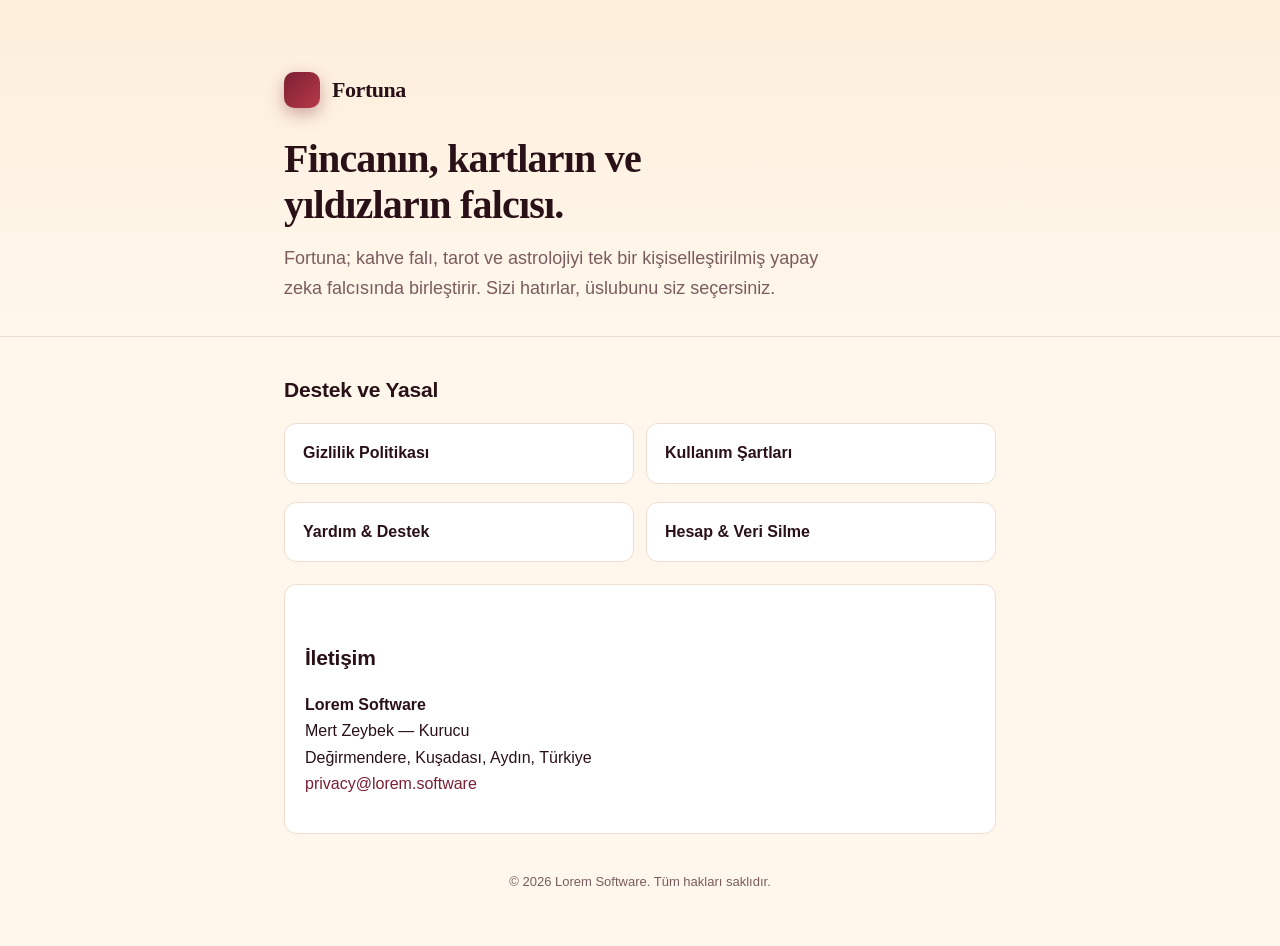
<file: index.html>
<!DOCTYPE html>
<html lang="tr">
<head>
  <meta charset="UTF-8" />
  <meta name="viewport" content="width=device-width, initial-scale=1.0" />
  <title>Fortuna — AI Falcı</title>
  <meta name="description" content="Fortuna; kahve falı, tarot ve astrolojiyi tek bir kişiselleştirilmiş yapay zeka falcısında birleştirir." />
  <link rel="stylesheet" href="style.css" />
</head>
<body>
  <header class="hero">
    <div class="container">
      <div class="brand">
        <div class="brand-mark"></div>
        <span class="brand-name">Fortuna</span>
      </div>
      <h1>Fincanın, kartların ve<br/>yıldızların falcısı.</h1>
      <p class="lede">Fortuna; kahve falı, tarot ve astrolojiyi tek bir kişiselleştirilmiş yapay zeka falcısında birleştirir. Sizi hatırlar, üslubunu siz seçersiniz.</p>
    </div>
  </header>

  <main class="container">
    <section class="links">
      <h2>Destek ve Yasal</h2>
      <ul class="link-grid">
        <li><a href="privacy.html">Gizlilik Politikası</a></li>
        <li><a href="terms.html">Kullanım Şartları</a></li>
        <li><a href="support.html">Yardım &amp; Destek</a></li>
        <li><a href="account-deletion.html">Hesap &amp; Veri Silme</a></li>
      </ul>
    </section>

    <section class="contact">
      <h2>İletişim</h2>
      <p>
        <strong>Lorem Software</strong><br/>
        Mert Zeybek — Kurucu<br/>
        Değirmendere, Kuşadası, Aydın, Türkiye<br/>
        <a href="mailto:privacy@lorem.software">privacy@lorem.software</a>
      </p>
    </section>
  </main>

  <footer>
    <div class="container">
      <p>© <span id="year"></span> Lorem Software. Tüm hakları saklıdır.</p>
    </div>
  </footer>

  <script>document.getElementById('year').textContent = new Date().getFullYear();</script>
</body>
</html>
</file>
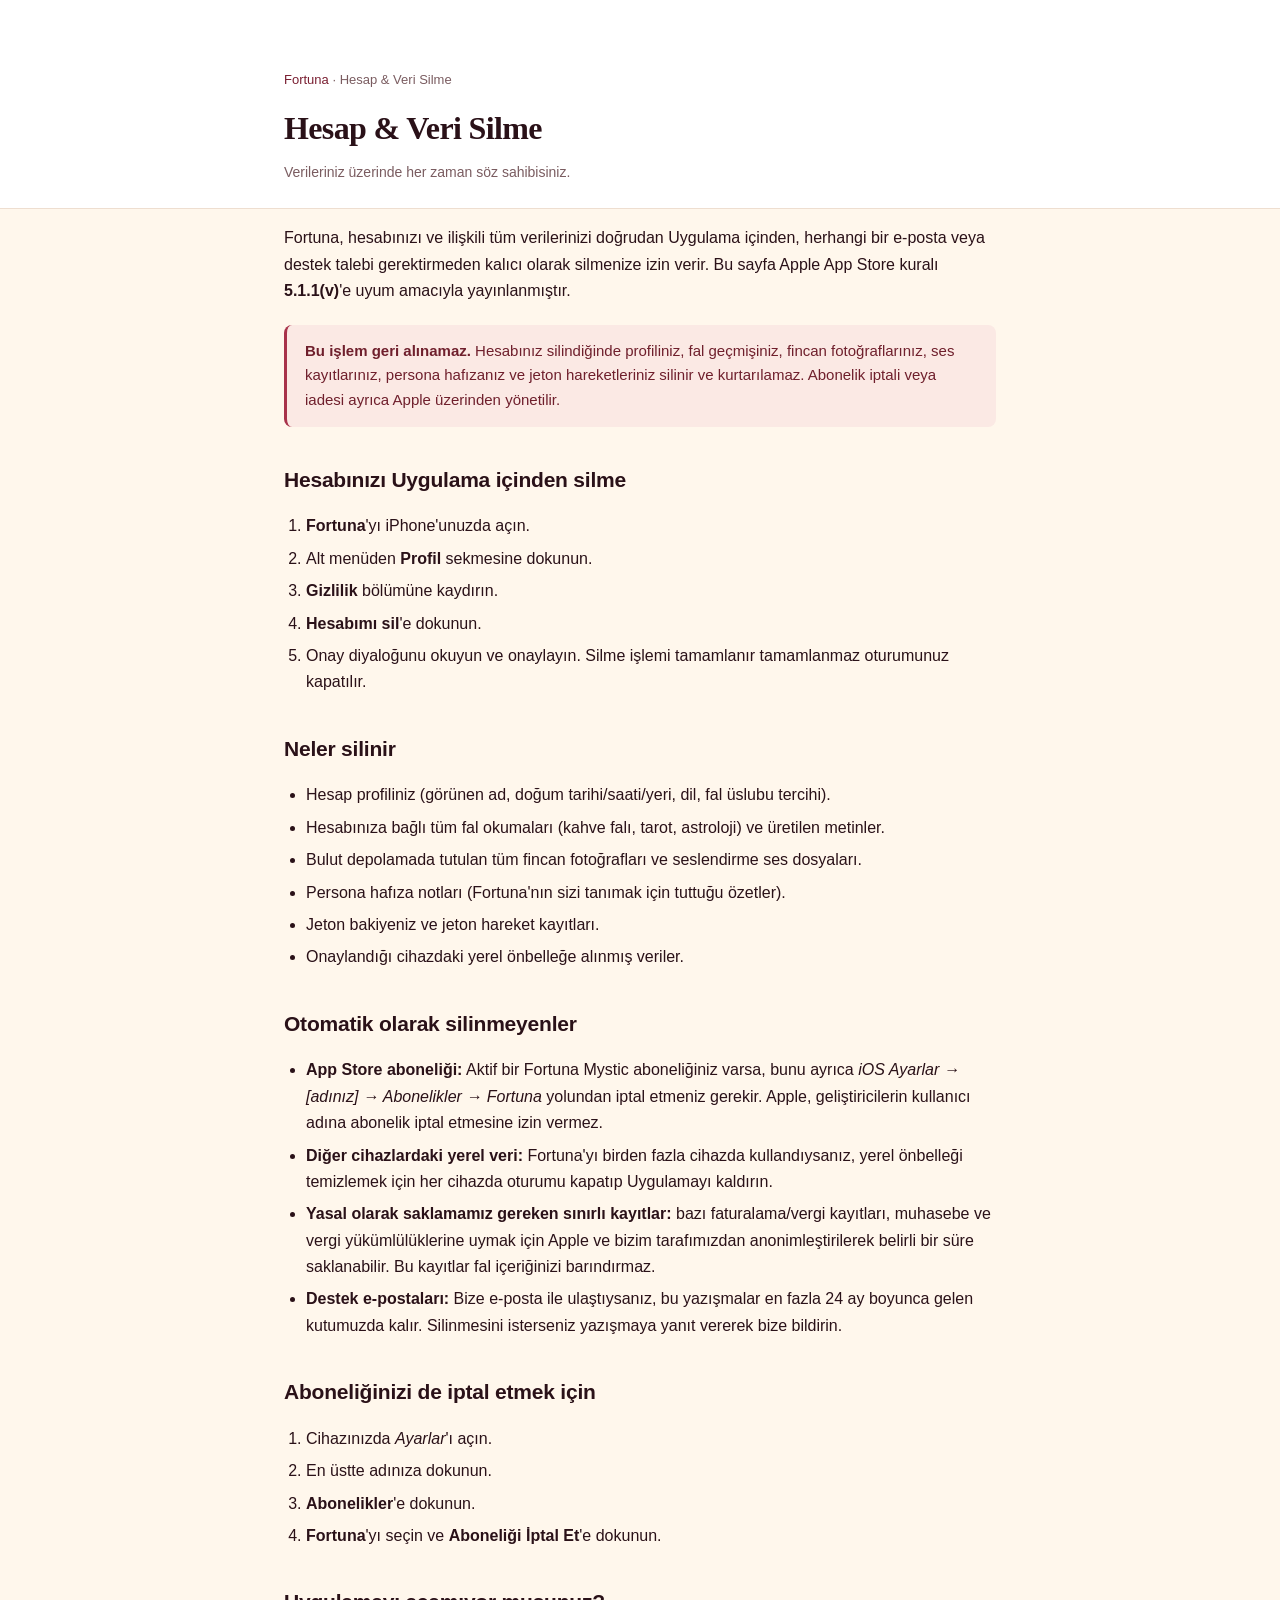
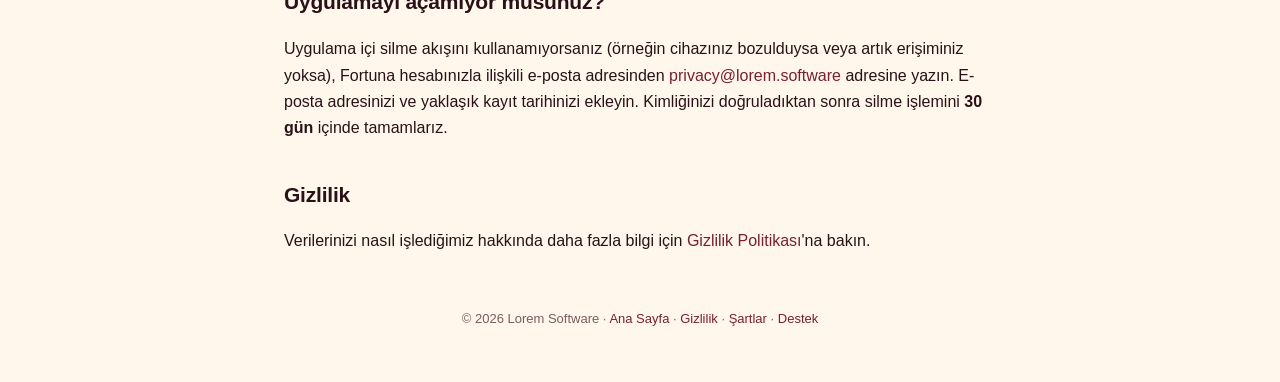
<file: account-deletion.html>
<!DOCTYPE html>
<html lang="tr">
<head>
  <meta charset="UTF-8" />
  <meta name="viewport" content="width=device-width, initial-scale=1.0" />
  <title>Hesap &amp; Veri Silme — Fortuna</title>
  <meta name="description" content="Fortuna hesabınızı ve tüm ilişkili verilerinizi nasıl silersiniz." />
  <link rel="stylesheet" href="style.css" />
</head>
<body>
  <div class="page-header">
    <div class="container">
      <p class="crumbs"><a href="index.html">Fortuna</a> · Hesap &amp; Veri Silme</p>
      <h1>Hesap &amp; Veri Silme</h1>
      <p class="updated">Verileriniz üzerinde her zaman söz sahibisiniz.</p>
    </div>
  </div>

  <main class="container">
    <p>
      Fortuna, hesabınızı ve ilişkili tüm verilerinizi doğrudan Uygulama içinden, herhangi bir e-posta veya
      destek talebi gerektirmeden kalıcı olarak silmenize izin verir. Bu sayfa Apple App Store kuralı
      <strong>5.1.1(v)</strong>'e uyum amacıyla yayınlanmıştır.
    </p>

    <div class="callout callout-warn">
      <strong>Bu işlem geri alınamaz.</strong> Hesabınız silindiğinde profiliniz, fal geçmişiniz, fincan
      fotoğraflarınız, ses kayıtlarınız, persona hafızanız ve jeton hareketleriniz silinir ve kurtarılamaz.
      Abonelik iptali veya iadesi ayrıca Apple üzerinden yönetilir.
    </div>

    <h2>Hesabınızı Uygulama içinden silme</h2>
    <ol>
      <li><strong>Fortuna</strong>'yı iPhone'unuzda açın.</li>
      <li>Alt menüden <strong>Profil</strong> sekmesine dokunun.</li>
      <li><strong>Gizlilik</strong> bölümüne kaydırın.</li>
      <li><strong>Hesabımı sil</strong>'e dokunun.</li>
      <li>Onay diyaloğunu okuyun ve onaylayın. Silme işlemi tamamlanır tamamlanmaz oturumunuz kapatılır.</li>
    </ol>

    <h2>Neler silinir</h2>
    <ul>
      <li>Hesap profiliniz (görünen ad, doğum tarihi/saati/yeri, dil, fal üslubu tercihi).</li>
      <li>Hesabınıza bağlı tüm fal okumaları (kahve falı, tarot, astroloji) ve üretilen metinler.</li>
      <li>Bulut depolamada tutulan tüm fincan fotoğrafları ve seslendirme ses dosyaları.</li>
      <li>Persona hafıza notları (Fortuna'nın sizi tanımak için tuttuğu özetler).</li>
      <li>Jeton bakiyeniz ve jeton hareket kayıtları.</li>
      <li>Onaylandığı cihazdaki yerel önbelleğe alınmış veriler.</li>
    </ul>

    <h2>Otomatik olarak silinmeyenler</h2>
    <ul>
      <li><strong>App Store aboneliği:</strong> Aktif bir Fortuna Mystic aboneliğiniz varsa, bunu ayrıca <em>iOS Ayarlar → [adınız] → Abonelikler → Fortuna</em> yolundan iptal etmeniz gerekir. Apple, geliştiricilerin kullanıcı adına abonelik iptal etmesine izin vermez.</li>
      <li><strong>Diğer cihazlardaki yerel veri:</strong> Fortuna'yı birden fazla cihazda kullandıysanız, yerel önbelleği temizlemek için her cihazda oturumu kapatıp Uygulamayı kaldırın.</li>
      <li><strong>Yasal olarak saklamamız gereken sınırlı kayıtlar:</strong> bazı faturalama/vergi kayıtları, muhasebe ve vergi yükümlülüklerine uymak için Apple ve bizim tarafımızdan anonimleştirilerek belirli bir süre saklanabilir. Bu kayıtlar fal içeriğinizi barındırmaz.</li>
      <li><strong>Destek e-postaları:</strong> Bize e-posta ile ulaştıysanız, bu yazışmalar en fazla 24 ay boyunca gelen kutumuzda kalır. Silinmesini isterseniz yazışmaya yanıt vererek bize bildirin.</li>
    </ul>

    <h2>Aboneliğinizi de iptal etmek için</h2>
    <ol>
      <li>Cihazınızda <em>Ayarlar</em>'ı açın.</li>
      <li>En üstte adınıza dokunun.</li>
      <li><strong>Abonelikler</strong>'e dokunun.</li>
      <li><strong>Fortuna</strong>'yı seçin ve <strong>Aboneliği İptal Et</strong>'e dokunun.</li>
    </ol>

    <h2>Uygulamayı açamıyor musunuz?</h2>
    <p>
      Uygulama içi silme akışını kullanamıyorsanız (örneğin cihazınız bozulduysa veya artık erişiminiz
      yoksa), Fortuna hesabınızla ilişkili e-posta adresinden
      <a href="mailto:privacy@lorem.software?subject=Hesap%20silme%20talebi">privacy@lorem.software</a>
      adresine yazın. E-posta adresinizi ve yaklaşık kayıt tarihinizi ekleyin. Kimliğinizi doğruladıktan
      sonra silme işlemini <strong>30 gün</strong> içinde tamamlarız.
    </p>

    <h2>Gizlilik</h2>
    <p>Verilerinizi nasıl işlediğimiz hakkında daha fazla bilgi için <a href="privacy.html">Gizlilik Politikası</a>'na bakın.</p>
  </main>

  <footer>
    <div class="container">
      <p>© <span id="year"></span> Lorem Software · <a href="index.html">Ana Sayfa</a> · <a href="privacy.html">Gizlilik</a> · <a href="terms.html">Şartlar</a> · <a href="support.html">Destek</a></p>
    </div>
  </footer>
  <script>document.getElementById('year').textContent = new Date().getFullYear();</script>
</body>
</html>
</file>
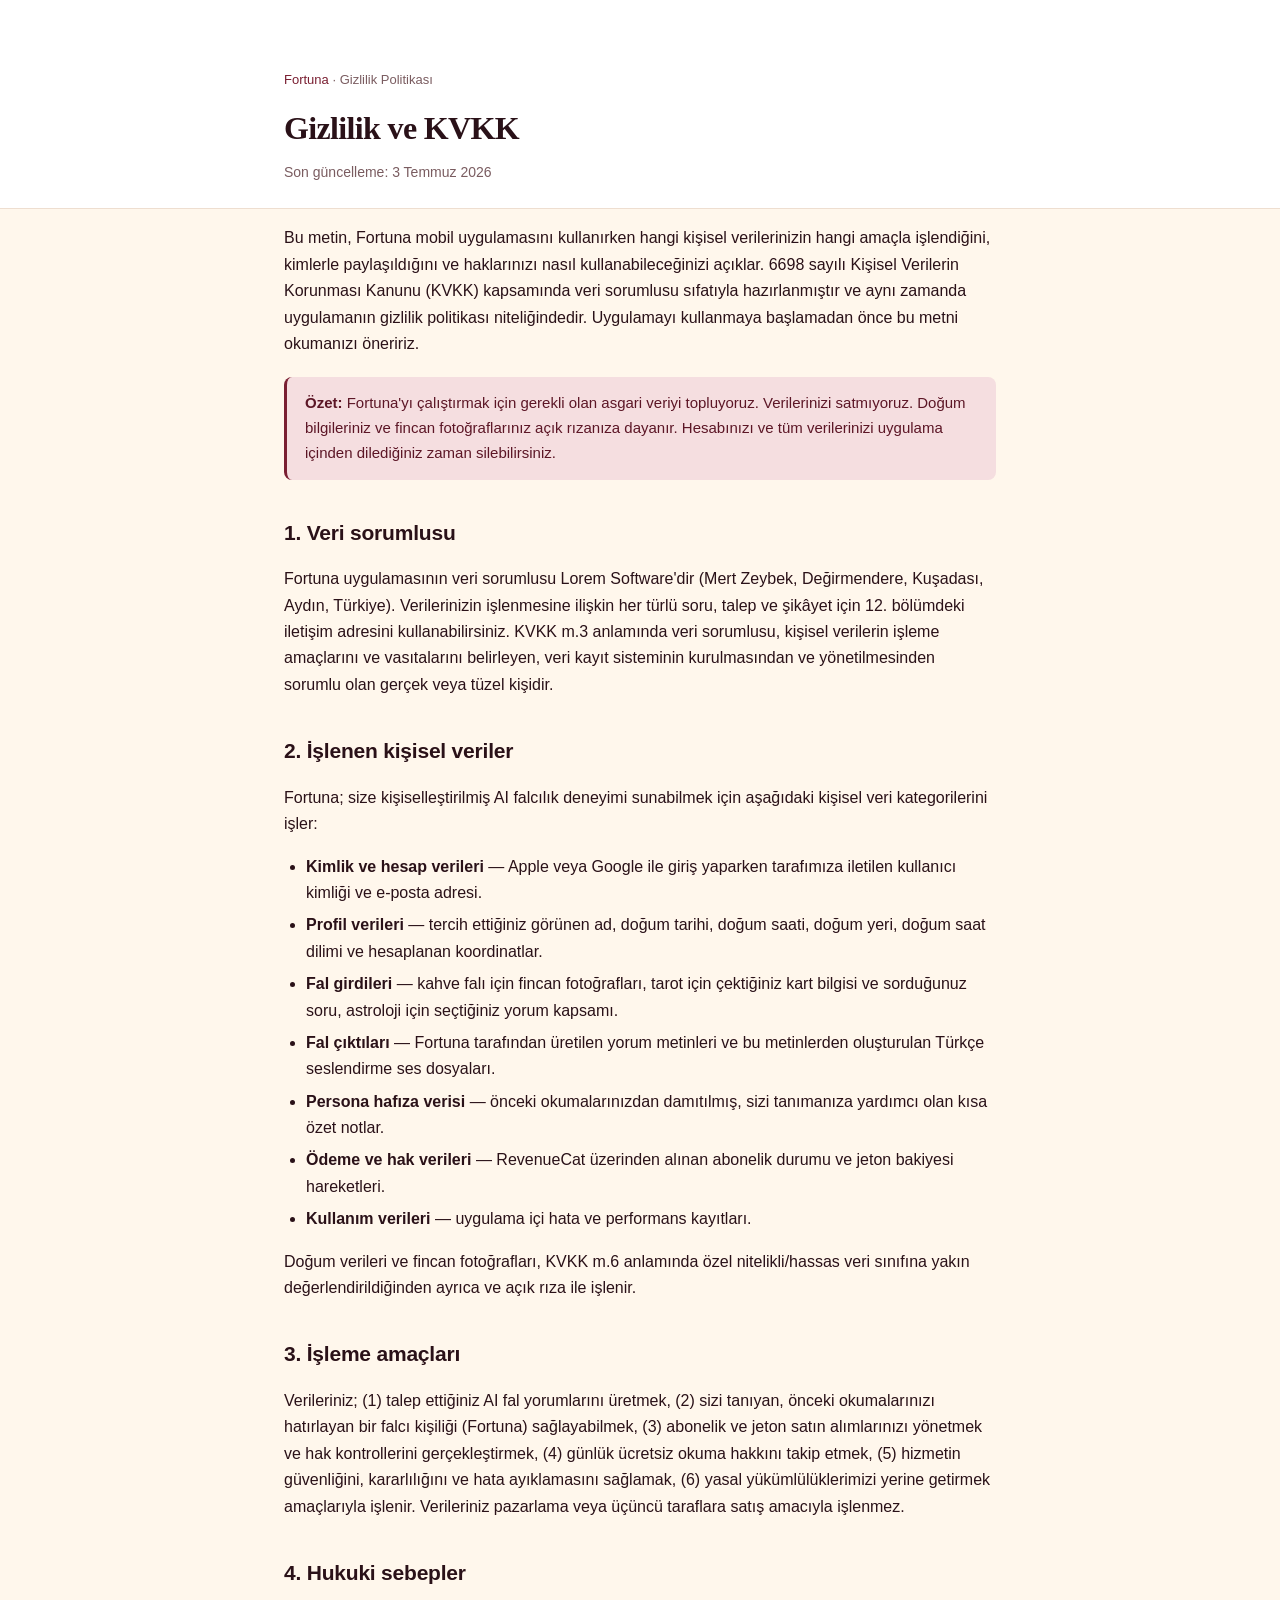
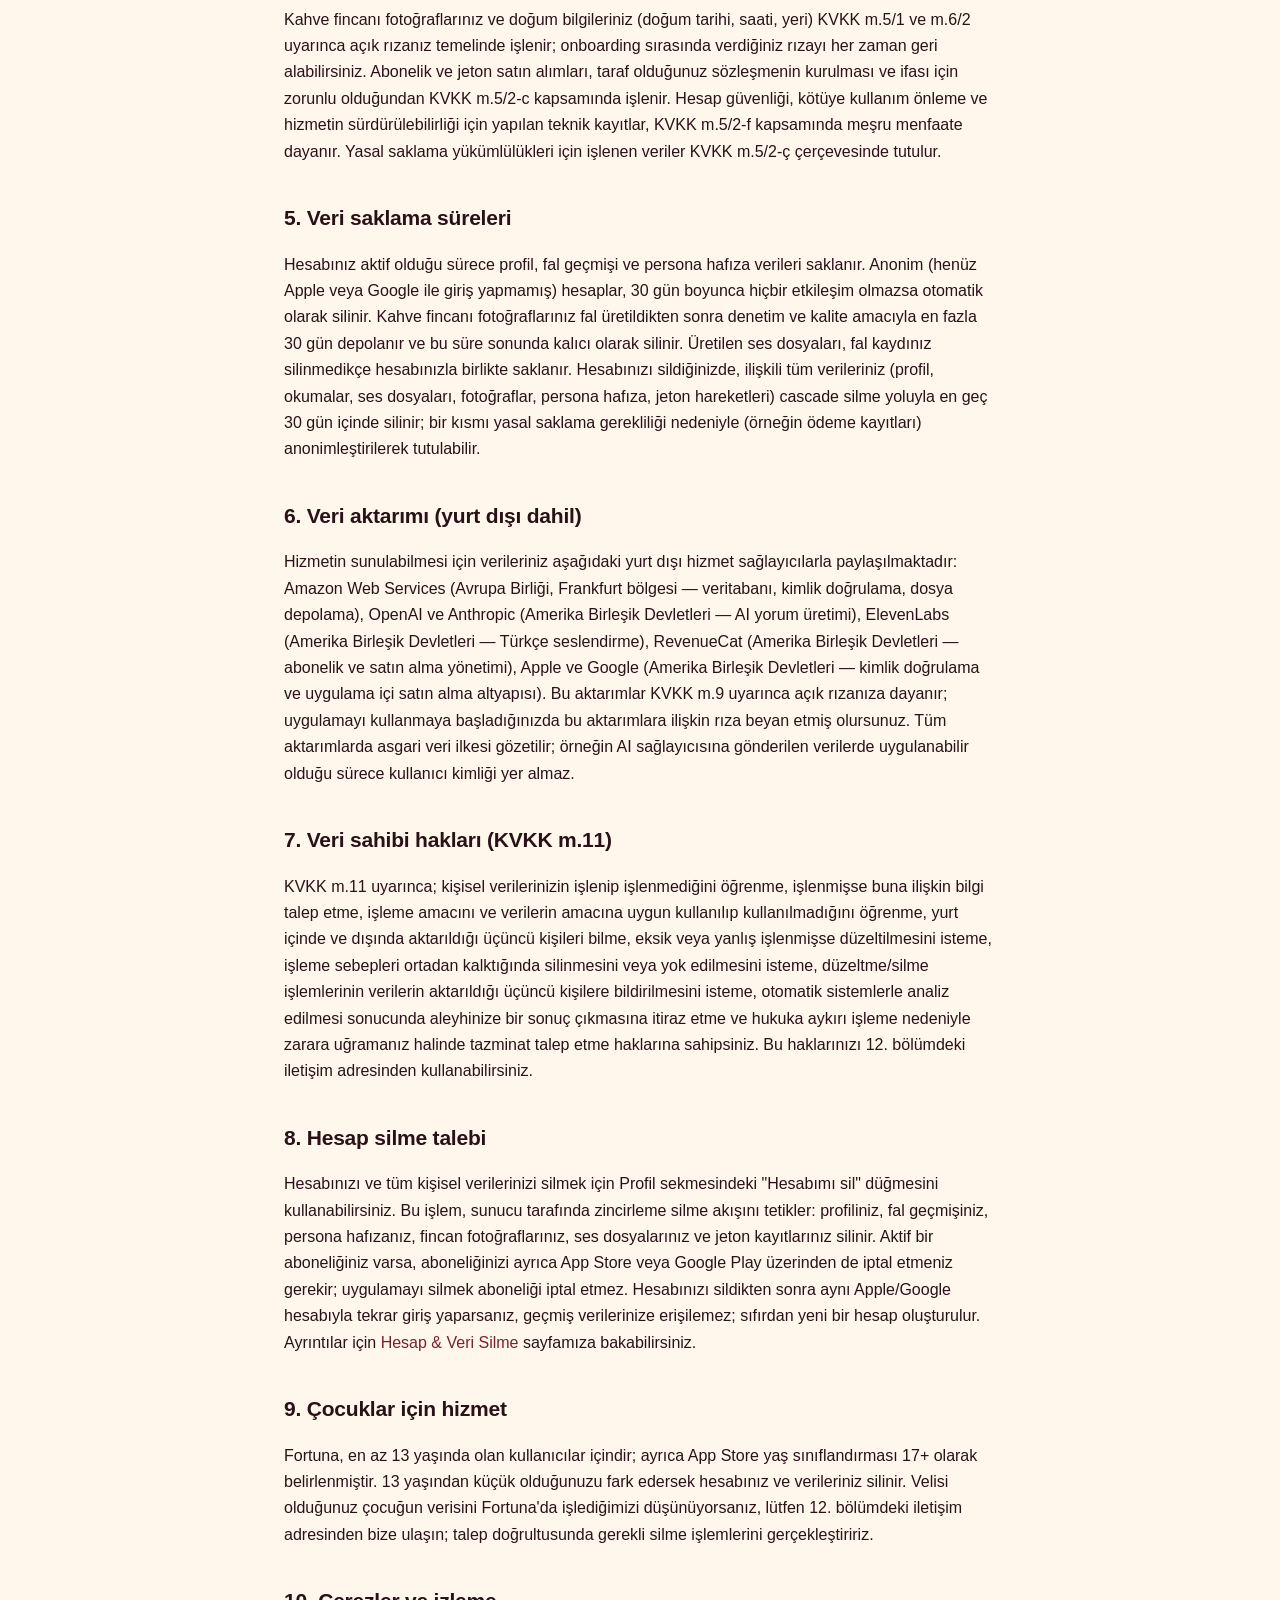
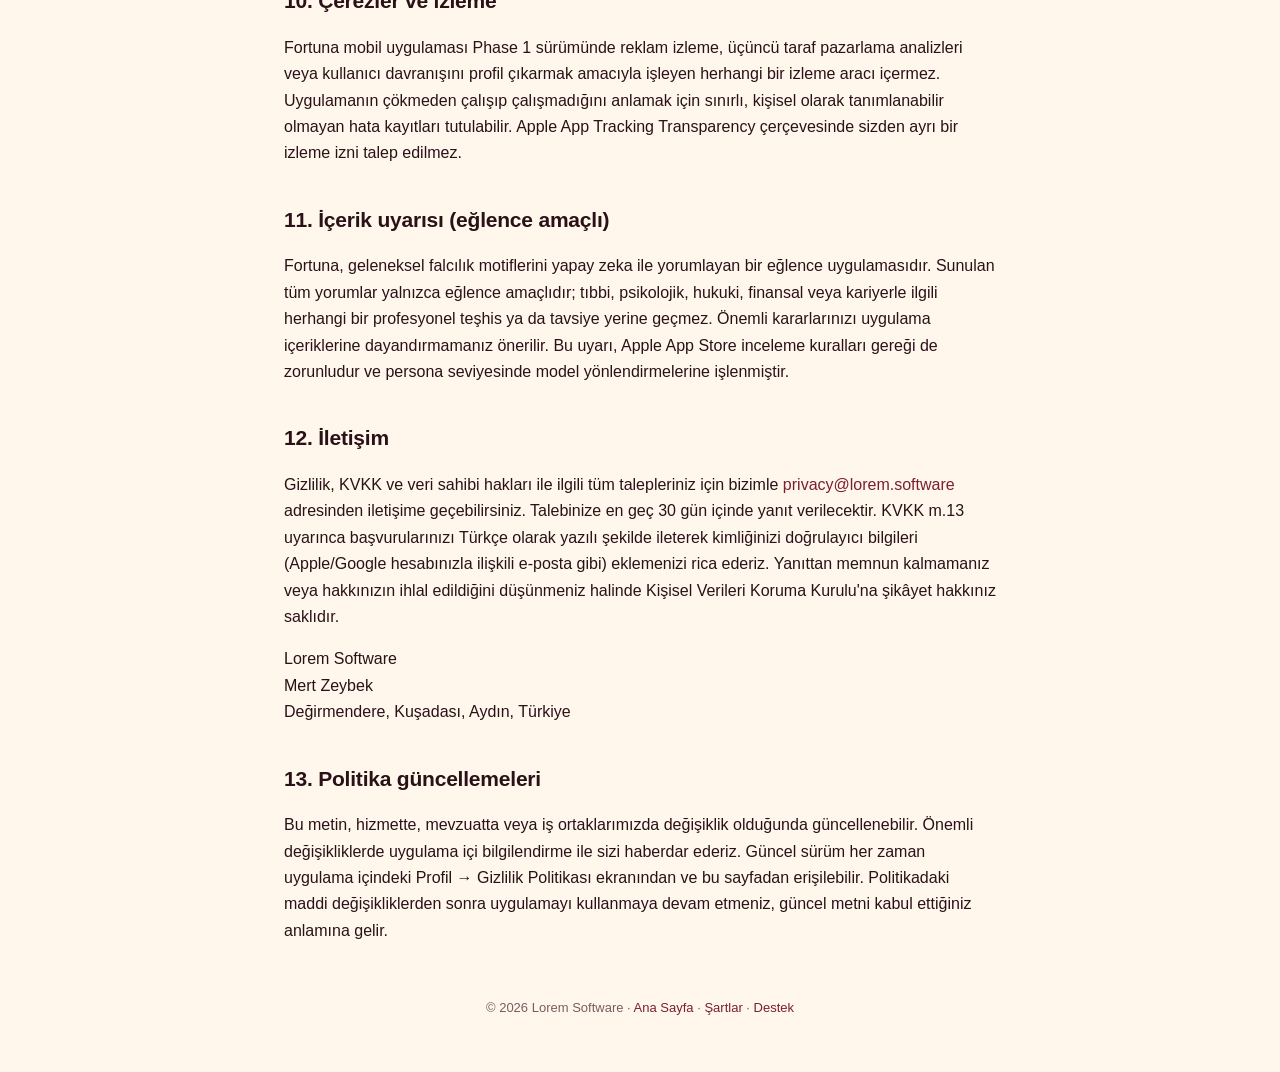
<file: privacy.html>
<!DOCTYPE html>
<html lang="tr">
<head>
  <meta charset="UTF-8" />
  <meta name="viewport" content="width=device-width, initial-scale=1.0" />
  <title>Gizlilik Politikası — Fortuna</title>
  <meta name="description" content="Fortuna kişisel verilerinizi nasıl toplar, kullanır, saklar ve siler." />
  <link rel="stylesheet" href="style.css" />
</head>
<body>
  <div class="page-header">
    <div class="container">
      <p class="crumbs"><a href="index.html">Fortuna</a> · Gizlilik Politikası</p>
      <h1>Gizlilik ve KVKK</h1>
      <p class="updated">Son güncelleme: 3 Temmuz 2026</p>
    </div>
  </div>

  <main class="container">
    <p>
      Bu metin, Fortuna mobil uygulamasını kullanırken hangi kişisel verilerinizin hangi amaçla işlendiğini,
      kimlerle paylaşıldığını ve haklarınızı nasıl kullanabileceğinizi açıklar. 6698 sayılı Kişisel Verilerin
      Korunması Kanunu (KVKK) kapsamında veri sorumlusu sıfatıyla hazırlanmıştır ve aynı zamanda uygulamanın
      gizlilik politikası niteliğindedir. Uygulamayı kullanmaya başlamadan önce bu metni okumanızı öneririz.
    </p>

    <div class="callout">
      <strong>Özet:</strong> Fortuna'yı çalıştırmak için gerekli olan asgari veriyi topluyoruz. Verilerinizi
      satmıyoruz. Doğum bilgileriniz ve fincan fotoğraflarınız açık rızanıza dayanır. Hesabınızı ve tüm
      verilerinizi uygulama içinden dilediğiniz zaman silebilirsiniz.
    </div>

    <h2>1. Veri sorumlusu</h2>
    <p>
      Fortuna uygulamasının veri sorumlusu Lorem Software'dir (Mert Zeybek, Değirmendere, Kuşadası, Aydın,
      Türkiye). Verilerinizin işlenmesine ilişkin her türlü soru, talep ve şikâyet için 12. bölümdeki iletişim
      adresini kullanabilirsiniz. KVKK m.3 anlamında veri sorumlusu, kişisel verilerin işleme amaçlarını ve
      vasıtalarını belirleyen, veri kayıt sisteminin kurulmasından ve yönetilmesinden sorumlu olan gerçek veya
      tüzel kişidir.
    </p>

    <h2>2. İşlenen kişisel veriler</h2>
    <p>
      Fortuna; size kişiselleştirilmiş AI falcılık deneyimi sunabilmek için aşağıdaki kişisel veri
      kategorilerini işler:
    </p>
    <ul>
      <li><strong>Kimlik ve hesap verileri</strong> — Apple veya Google ile giriş yaparken tarafımıza iletilen kullanıcı kimliği ve e-posta adresi.</li>
      <li><strong>Profil verileri</strong> — tercih ettiğiniz görünen ad, doğum tarihi, doğum saati, doğum yeri, doğum saat dilimi ve hesaplanan koordinatlar.</li>
      <li><strong>Fal girdileri</strong> — kahve falı için fincan fotoğrafları, tarot için çektiğiniz kart bilgisi ve sorduğunuz soru, astroloji için seçtiğiniz yorum kapsamı.</li>
      <li><strong>Fal çıktıları</strong> — Fortuna tarafından üretilen yorum metinleri ve bu metinlerden oluşturulan Türkçe seslendirme ses dosyaları.</li>
      <li><strong>Persona hafıza verisi</strong> — önceki okumalarınızdan damıtılmış, sizi tanımanıza yardımcı olan kısa özet notlar.</li>
      <li><strong>Ödeme ve hak verileri</strong> — RevenueCat üzerinden alınan abonelik durumu ve jeton bakiyesi hareketleri.</li>
      <li><strong>Kullanım verileri</strong> — uygulama içi hata ve performans kayıtları.</li>
    </ul>
    <p>
      Doğum verileri ve fincan fotoğrafları, KVKK m.6 anlamında özel nitelikli/hassas veri sınıfına yakın
      değerlendirildiğinden ayrıca ve açık rıza ile işlenir.
    </p>

    <h2>3. İşleme amaçları</h2>
    <p>
      Verileriniz; (1) talep ettiğiniz AI fal yorumlarını üretmek, (2) sizi tanıyan, önceki okumalarınızı
      hatırlayan bir falcı kişiliği (Fortuna) sağlayabilmek, (3) abonelik ve jeton satın alımlarınızı yönetmek
      ve hak kontrollerini gerçekleştirmek, (4) günlük ücretsiz okuma hakkını takip etmek, (5) hizmetin
      güvenliğini, kararlılığını ve hata ayıklamasını sağlamak, (6) yasal yükümlülüklerimizi yerine getirmek
      amaçlarıyla işlenir. Verileriniz pazarlama veya üçüncü taraflara satış amacıyla işlenmez.
    </p>

    <h2>4. Hukuki sebepler</h2>
    <p>
      Kahve fincanı fotoğraflarınız ve doğum bilgileriniz (doğum tarihi, saati, yeri) KVKK m.5/1 ve m.6/2
      uyarınca açık rızanız temelinde işlenir; onboarding sırasında verdiğiniz rızayı her zaman geri
      alabilirsiniz. Abonelik ve jeton satın alımları, taraf olduğunuz sözleşmenin kurulması ve ifası için
      zorunlu olduğundan KVKK m.5/2-c kapsamında işlenir. Hesap güvenliği, kötüye kullanım önleme ve hizmetin
      sürdürülebilirliği için yapılan teknik kayıtlar, KVKK m.5/2-f kapsamında meşru menfaate dayanır. Yasal
      saklama yükümlülükleri için işlenen veriler KVKK m.5/2-ç çerçevesinde tutulur.
    </p>

    <h2>5. Veri saklama süreleri</h2>
    <p>
      Hesabınız aktif olduğu sürece profil, fal geçmişi ve persona hafıza verileri saklanır. Anonim (henüz
      Apple veya Google ile giriş yapmamış) hesaplar, 30 gün boyunca hiçbir etkileşim olmazsa otomatik olarak
      silinir. Kahve fincanı fotoğraflarınız fal üretildikten sonra denetim ve kalite amacıyla en fazla 30 gün
      depolanır ve bu süre sonunda kalıcı olarak silinir. Üretilen ses dosyaları, fal kaydınız silinmedikçe
      hesabınızla birlikte saklanır. Hesabınızı sildiğinizde, ilişkili tüm verileriniz (profil, okumalar, ses
      dosyaları, fotoğraflar, persona hafıza, jeton hareketleri) cascade silme yoluyla en geç 30 gün içinde
      silinir; bir kısmı yasal saklama gerekliliği nedeniyle (örneğin ödeme kayıtları) anonimleştirilerek
      tutulabilir.
    </p>

    <h2>6. Veri aktarımı (yurt dışı dahil)</h2>
    <p>
      Hizmetin sunulabilmesi için verileriniz aşağıdaki yurt dışı hizmet sağlayıcılarla paylaşılmaktadır:
      Amazon Web Services (Avrupa Birliği, Frankfurt bölgesi — veritabanı, kimlik doğrulama, dosya depolama),
      OpenAI ve Anthropic (Amerika Birleşik Devletleri — AI yorum üretimi), ElevenLabs (Amerika Birleşik
      Devletleri — Türkçe seslendirme), RevenueCat (Amerika Birleşik Devletleri — abonelik ve satın alma
      yönetimi), Apple ve Google (Amerika Birleşik Devletleri — kimlik doğrulama ve uygulama içi satın alma
      altyapısı). Bu aktarımlar KVKK m.9 uyarınca açık rızanıza dayanır; uygulamayı kullanmaya başladığınızda
      bu aktarımlara ilişkin rıza beyan etmiş olursunuz. Tüm aktarımlarda asgari veri ilkesi gözetilir; örneğin
      AI sağlayıcısına gönderilen verilerde uygulanabilir olduğu sürece kullanıcı kimliği yer almaz.
    </p>

    <h2>7. Veri sahibi hakları (KVKK m.11)</h2>
    <p>
      KVKK m.11 uyarınca; kişisel verilerinizin işlenip işlenmediğini öğrenme, işlenmişse buna ilişkin bilgi
      talep etme, işleme amacını ve verilerin amacına uygun kullanılıp kullanılmadığını öğrenme, yurt içinde
      ve dışında aktarıldığı üçüncü kişileri bilme, eksik veya yanlış işlenmişse düzeltilmesini isteme, işleme
      sebepleri ortadan kalktığında silinmesini veya yok edilmesini isteme, düzeltme/silme işlemlerinin
      verilerin aktarıldığı üçüncü kişilere bildirilmesini isteme, otomatik sistemlerle analiz edilmesi
      sonucunda aleyhinize bir sonuç çıkmasına itiraz etme ve hukuka aykırı işleme nedeniyle zarara uğramanız
      halinde tazminat talep etme haklarına sahipsiniz. Bu haklarınızı 12. bölümdeki iletişim adresinden
      kullanabilirsiniz.
    </p>

    <h2>8. Hesap silme talebi</h2>
    <p>
      Hesabınızı ve tüm kişisel verilerinizi silmek için Profil sekmesindeki "Hesabımı sil" düğmesini
      kullanabilirsiniz. Bu işlem, sunucu tarafında zincirleme silme akışını tetikler: profiliniz, fal
      geçmişiniz, persona hafızanız, fincan fotoğraflarınız, ses dosyalarınız ve jeton kayıtlarınız silinir.
      Aktif bir aboneliğiniz varsa, aboneliğinizi ayrıca App Store veya Google Play üzerinden de iptal etmeniz
      gerekir; uygulamayı silmek aboneliği iptal etmez. Hesabınızı sildikten sonra aynı Apple/Google hesabıyla
      tekrar giriş yaparsanız, geçmiş verilerinize erişilemez; sıfırdan yeni bir hesap oluşturulur. Ayrıntılar
      için <a href="account-deletion.html">Hesap &amp; Veri Silme</a> sayfamıza bakabilirsiniz.
    </p>

    <h2>9. Çocuklar için hizmet</h2>
    <p>
      Fortuna, en az 13 yaşında olan kullanıcılar içindir; ayrıca App Store yaş sınıflandırması 17+ olarak
      belirlenmiştir. 13 yaşından küçük olduğunuzu fark edersek hesabınız ve verileriniz silinir. Velisi
      olduğunuz çocuğun verisini Fortuna'da işlediğimizi düşünüyorsanız, lütfen 12. bölümdeki iletişim
      adresinden bize ulaşın; talep doğrultusunda gerekli silme işlemlerini gerçekleştiririz.
    </p>

    <h2>10. Çerezler ve izleme</h2>
    <p>
      Fortuna mobil uygulaması Phase 1 sürümünde reklam izleme, üçüncü taraf pazarlama analizleri veya
      kullanıcı davranışını profil çıkarmak amacıyla işleyen herhangi bir izleme aracı içermez. Uygulamanın
      çökmeden çalışıp çalışmadığını anlamak için sınırlı, kişisel olarak tanımlanabilir olmayan hata kayıtları
      tutulabilir. Apple App Tracking Transparency çerçevesinde sizden ayrı bir izleme izni talep edilmez.
    </p>

    <h2>11. İçerik uyarısı (eğlence amaçlı)</h2>
    <p>
      Fortuna, geleneksel falcılık motiflerini yapay zeka ile yorumlayan bir eğlence uygulamasıdır. Sunulan
      tüm yorumlar yalnızca eğlence amaçlıdır; tıbbi, psikolojik, hukuki, finansal veya kariyerle ilgili
      herhangi bir profesyonel teşhis ya da tavsiye yerine geçmez. Önemli kararlarınızı uygulama içeriklerine
      dayandırmamanız önerilir. Bu uyarı, Apple App Store inceleme kuralları gereği de zorunludur ve persona
      seviyesinde model yönlendirmelerine işlenmiştir.
    </p>

    <h2>12. İletişim</h2>
    <p>
      Gizlilik, KVKK ve veri sahibi hakları ile ilgili tüm talepleriniz için bizimle
      <a href="mailto:privacy@lorem.software">privacy@lorem.software</a> adresinden iletişime geçebilirsiniz.
      Talebinize en geç 30 gün içinde yanıt verilecektir. KVKK m.13 uyarınca başvurularınızı Türkçe olarak
      yazılı şekilde ileterek kimliğinizi doğrulayıcı bilgileri (Apple/Google hesabınızla ilişkili e-posta
      gibi) eklemenizi rica ederiz. Yanıttan memnun kalmamanız veya hakkınızın ihlal edildiğini düşünmeniz
      halinde Kişisel Verileri Koruma Kurulu'na şikâyet hakkınız saklıdır.
    </p>
    <p>
      Lorem Software<br/>
      Mert Zeybek<br/>
      Değirmendere, Kuşadası, Aydın, Türkiye
    </p>

    <h2>13. Politika güncellemeleri</h2>
    <p>
      Bu metin, hizmette, mevzuatta veya iş ortaklarımızda değişiklik olduğunda güncellenebilir. Önemli
      değişikliklerde uygulama içi bilgilendirme ile sizi haberdar ederiz. Güncel sürüm her zaman uygulama
      içindeki Profil → Gizlilik Politikası ekranından ve bu sayfadan erişilebilir. Politikadaki maddi
      değişikliklerden sonra uygulamayı kullanmaya devam etmeniz, güncel metni kabul ettiğiniz anlamına gelir.
    </p>
  </main>

  <footer>
    <div class="container">
      <p>© <span id="year"></span> Lorem Software · <a href="index.html">Ana Sayfa</a> · <a href="terms.html">Şartlar</a> · <a href="support.html">Destek</a></p>
    </div>
  </footer>
  <script>document.getElementById('year').textContent = new Date().getFullYear();</script>
</body>
</html>
</file>
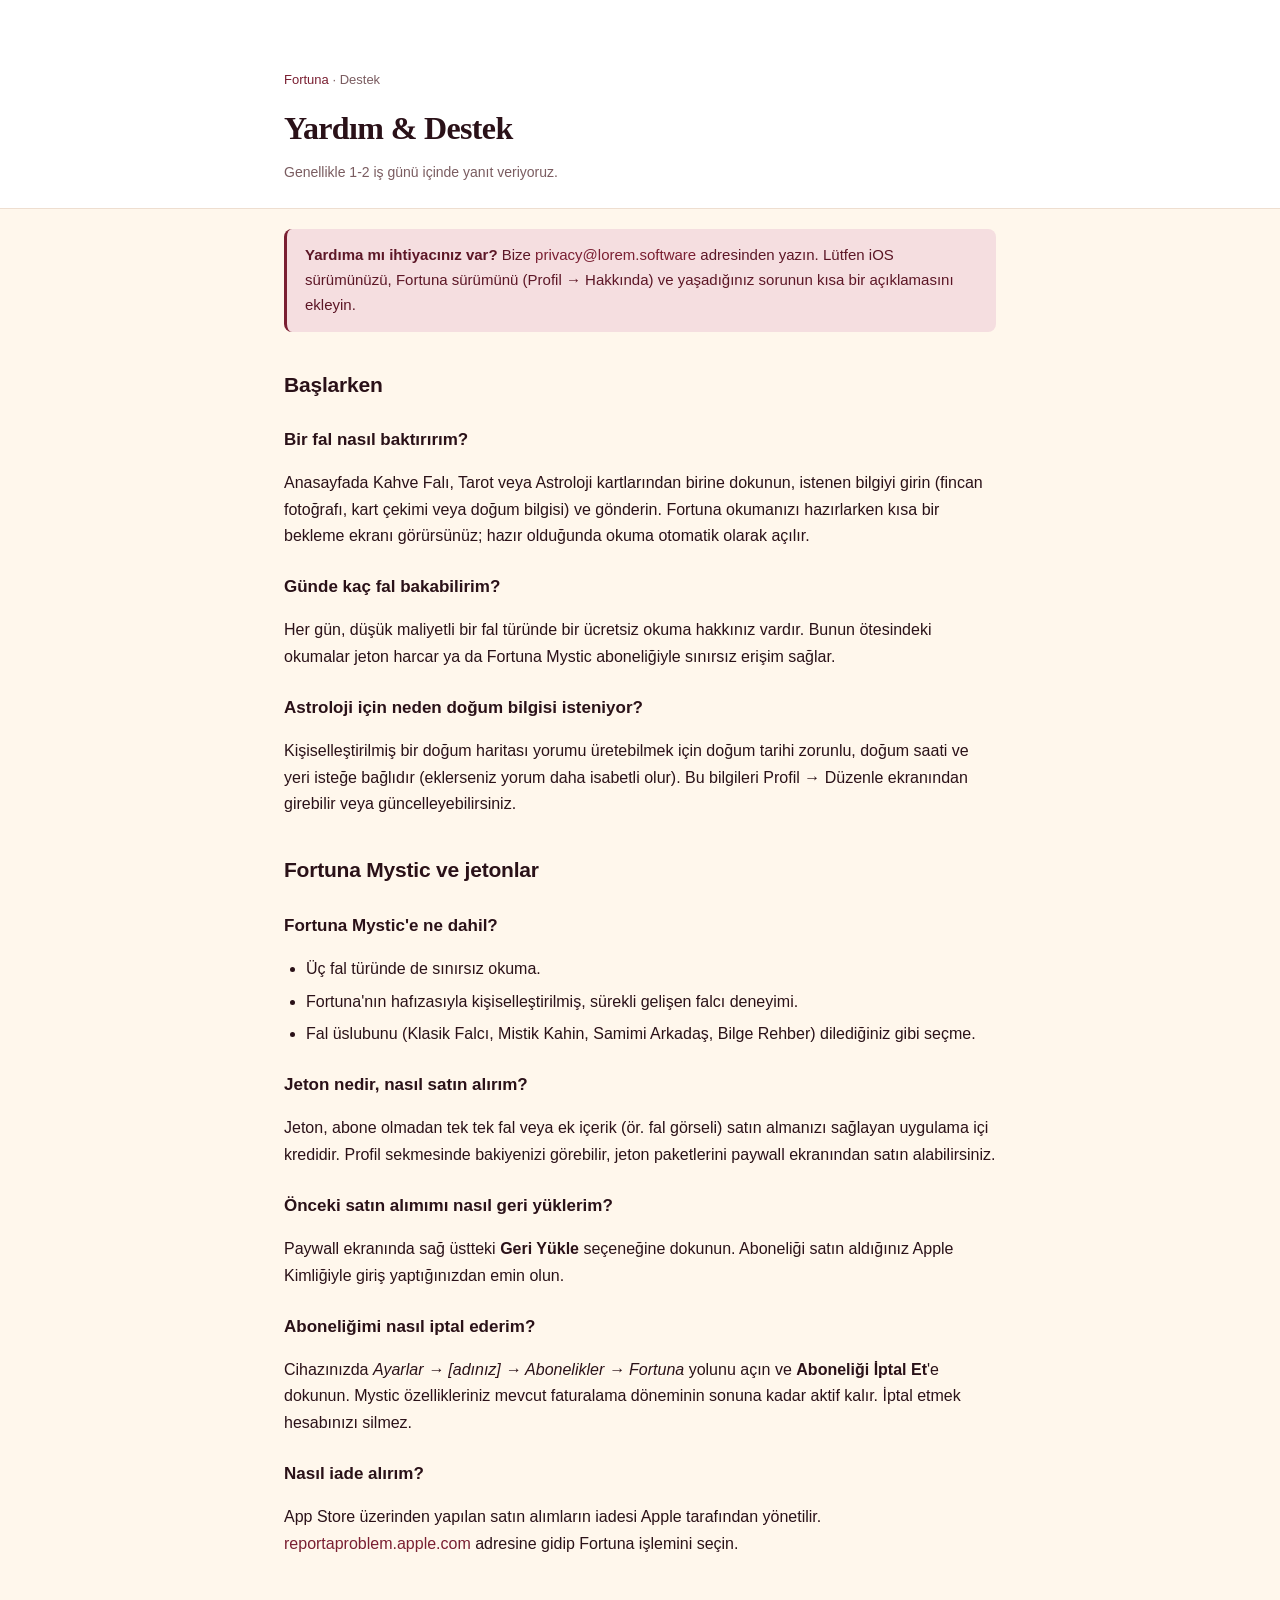
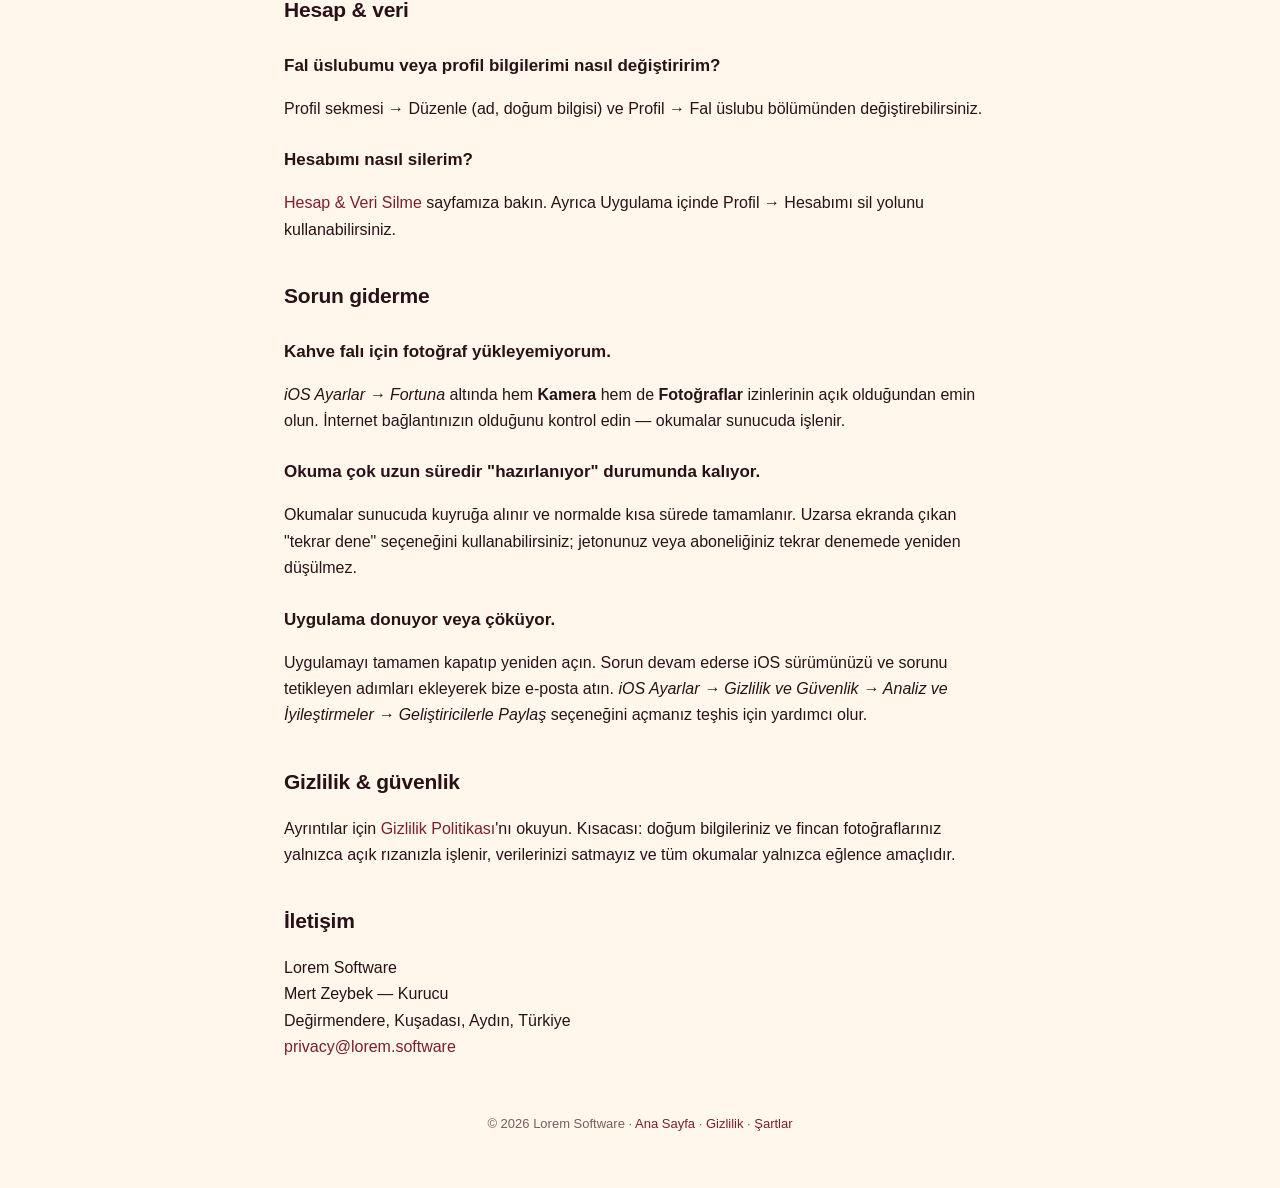
<file: support.html>
<!DOCTYPE html>
<html lang="tr">
<head>
  <meta charset="UTF-8" />
  <meta name="viewport" content="width=device-width, initial-scale=1.0" />
  <title>Yardım &amp; Destek — Fortuna</title>
  <meta name="description" content="Fortuna ile ilgili yardım alın: sık sorulan sorular, sorun giderme ve bize ulaşma yolları." />
  <link rel="stylesheet" href="style.css" />
</head>
<body>
  <div class="page-header">
    <div class="container">
      <p class="crumbs"><a href="index.html">Fortuna</a> · Destek</p>
      <h1>Yardım &amp; Destek</h1>
      <p class="updated">Genellikle 1-2 iş günü içinde yanıt veriyoruz.</p>
    </div>
  </div>

  <main class="container">
    <div class="callout">
      <strong>Yardıma mı ihtiyacınız var?</strong> Bize
      <a href="mailto:privacy@lorem.software?subject=Fortuna%20destek">privacy@lorem.software</a> adresinden
      yazın. Lütfen iOS sürümünüzü, Fortuna sürümünü (Profil → Hakkında) ve yaşadığınız sorunun kısa bir
      açıklamasını ekleyin.
    </div>

    <h2>Başlarken</h2>
    <h3>Bir fal nasıl baktırırım?</h3>
    <p>
      Anasayfada Kahve Falı, Tarot veya Astroloji kartlarından birine dokunun, istenen bilgiyi girin (fincan
      fotoğrafı, kart çekimi veya doğum bilgisi) ve gönderin. Fortuna okumanızı hazırlarken kısa bir bekleme
      ekranı görürsünüz; hazır olduğunda okuma otomatik olarak açılır.
    </p>

    <h3>Günde kaç fal bakabilirim?</h3>
    <p>
      Her gün, düşük maliyetli bir fal türünde bir ücretsiz okuma hakkınız vardır. Bunun ötesindeki okumalar
      jeton harcar ya da Fortuna Mystic aboneliğiyle sınırsız erişim sağlar.
    </p>

    <h3>Astroloji için neden doğum bilgisi isteniyor?</h3>
    <p>
      Kişiselleştirilmiş bir doğum haritası yorumu üretebilmek için doğum tarihi zorunlu, doğum saati ve yeri
      isteğe bağlıdır (eklerseniz yorum daha isabetli olur). Bu bilgileri Profil → Düzenle ekranından
      girebilir veya güncelleyebilirsiniz.
    </p>

    <h2>Fortuna Mystic ve jetonlar</h2>
    <h3>Fortuna Mystic'e ne dahil?</h3>
    <ul>
      <li>Üç fal türünde de sınırsız okuma.</li>
      <li>Fortuna'nın hafızasıyla kişiselleştirilmiş, sürekli gelişen falcı deneyimi.</li>
      <li>Fal üslubunu (Klasik Falcı, Mistik Kahin, Samimi Arkadaş, Bilge Rehber) dilediğiniz gibi seçme.</li>
    </ul>

    <h3>Jeton nedir, nasıl satın alırım?</h3>
    <p>
      Jeton, abone olmadan tek tek fal veya ek içerik (ör. fal görseli) satın almanızı sağlayan uygulama içi
      kredidir. Profil sekmesinde bakiyenizi görebilir, jeton paketlerini paywall ekranından satın
      alabilirsiniz.
    </p>

    <h3>Önceki satın alımımı nasıl geri yüklerim?</h3>
    <p>
      Paywall ekranında sağ üstteki <strong>Geri Yükle</strong> seçeneğine dokunun. Aboneliği satın aldığınız
      Apple Kimliğiyle giriş yaptığınızdan emin olun.
    </p>

    <h3>Aboneliğimi nasıl iptal ederim?</h3>
    <p>
      Cihazınızda <em>Ayarlar → [adınız] → Abonelikler → Fortuna</em> yolunu açın ve <strong>Aboneliği
      İptal Et</strong>'e dokunun. Mystic özellikleriniz mevcut faturalama döneminin sonuna kadar aktif kalır.
      İptal etmek hesabınızı silmez.
    </p>

    <h3>Nasıl iade alırım?</h3>
    <p>
      App Store üzerinden yapılan satın alımların iadesi Apple tarafından yönetilir.
      <a href="https://reportaproblem.apple.com/">reportaproblem.apple.com</a> adresine gidip Fortuna
      işlemini seçin.
    </p>

    <h2>Hesap &amp; veri</h2>
    <h3>Fal üslubumu veya profil bilgilerimi nasıl değiştiririm?</h3>
    <p>Profil sekmesi → Düzenle (ad, doğum bilgisi) ve Profil → Fal üslubu bölümünden değiştirebilirsiniz.</p>

    <h3>Hesabımı nasıl silerim?</h3>
    <p>
      <a href="account-deletion.html">Hesap &amp; Veri Silme</a> sayfamıza bakın. Ayrıca Uygulama içinde
      Profil → Hesabımı sil yolunu kullanabilirsiniz.
    </p>

    <h2>Sorun giderme</h2>
    <h3>Kahve falı için fotoğraf yükleyemiyorum.</h3>
    <p>
      <em>iOS Ayarlar → Fortuna</em> altında hem <strong>Kamera</strong> hem de <strong>Fotoğraflar</strong>
      izinlerinin açık olduğundan emin olun. İnternet bağlantınızın olduğunu kontrol edin — okumalar sunucuda
      işlenir.
    </p>

    <h3>Okuma çok uzun süredir "hazırlanıyor" durumunda kalıyor.</h3>
    <p>
      Okumalar sunucuda kuyruğa alınır ve normalde kısa sürede tamamlanır. Uzarsa ekranda çıkan "tekrar dene"
      seçeneğini kullanabilirsiniz; jetonunuz veya aboneliğiniz tekrar denemede yeniden düşülmez.
    </p>

    <h3>Uygulama donuyor veya çöküyor.</h3>
    <p>
      Uygulamayı tamamen kapatıp yeniden açın. Sorun devam ederse iOS sürümünüzü ve sorunu tetikleyen adımları
      ekleyerek bize e-posta atın. <em>iOS Ayarlar → Gizlilik ve Güvenlik → Analiz ve İyileştirmeler →
      Geliştiricilerle Paylaş</em> seçeneğini açmanız teşhis için yardımcı olur.
    </p>

    <h2>Gizlilik &amp; güvenlik</h2>
    <p>
      Ayrıntılar için <a href="privacy.html">Gizlilik Politikası</a>'nı okuyun. Kısacası: doğum bilgileriniz
      ve fincan fotoğraflarınız yalnızca açık rızanızla işlenir, verilerinizi satmayız ve tüm okumalar
      yalnızca eğlence amaçlıdır.
    </p>

    <h2>İletişim</h2>
    <p>
      Lorem Software<br/>
      Mert Zeybek — Kurucu<br/>
      Değirmendere, Kuşadası, Aydın, Türkiye<br/>
      <a href="mailto:privacy@lorem.software?subject=Fortuna%20destek">privacy@lorem.software</a>
    </p>
  </main>

  <footer>
    <div class="container">
      <p>© <span id="year"></span> Lorem Software · <a href="index.html">Ana Sayfa</a> · <a href="privacy.html">Gizlilik</a> · <a href="terms.html">Şartlar</a></p>
    </div>
  </footer>
  <script>document.getElementById('year').textContent = new Date().getFullYear();</script>
</body>
</html>
</file>
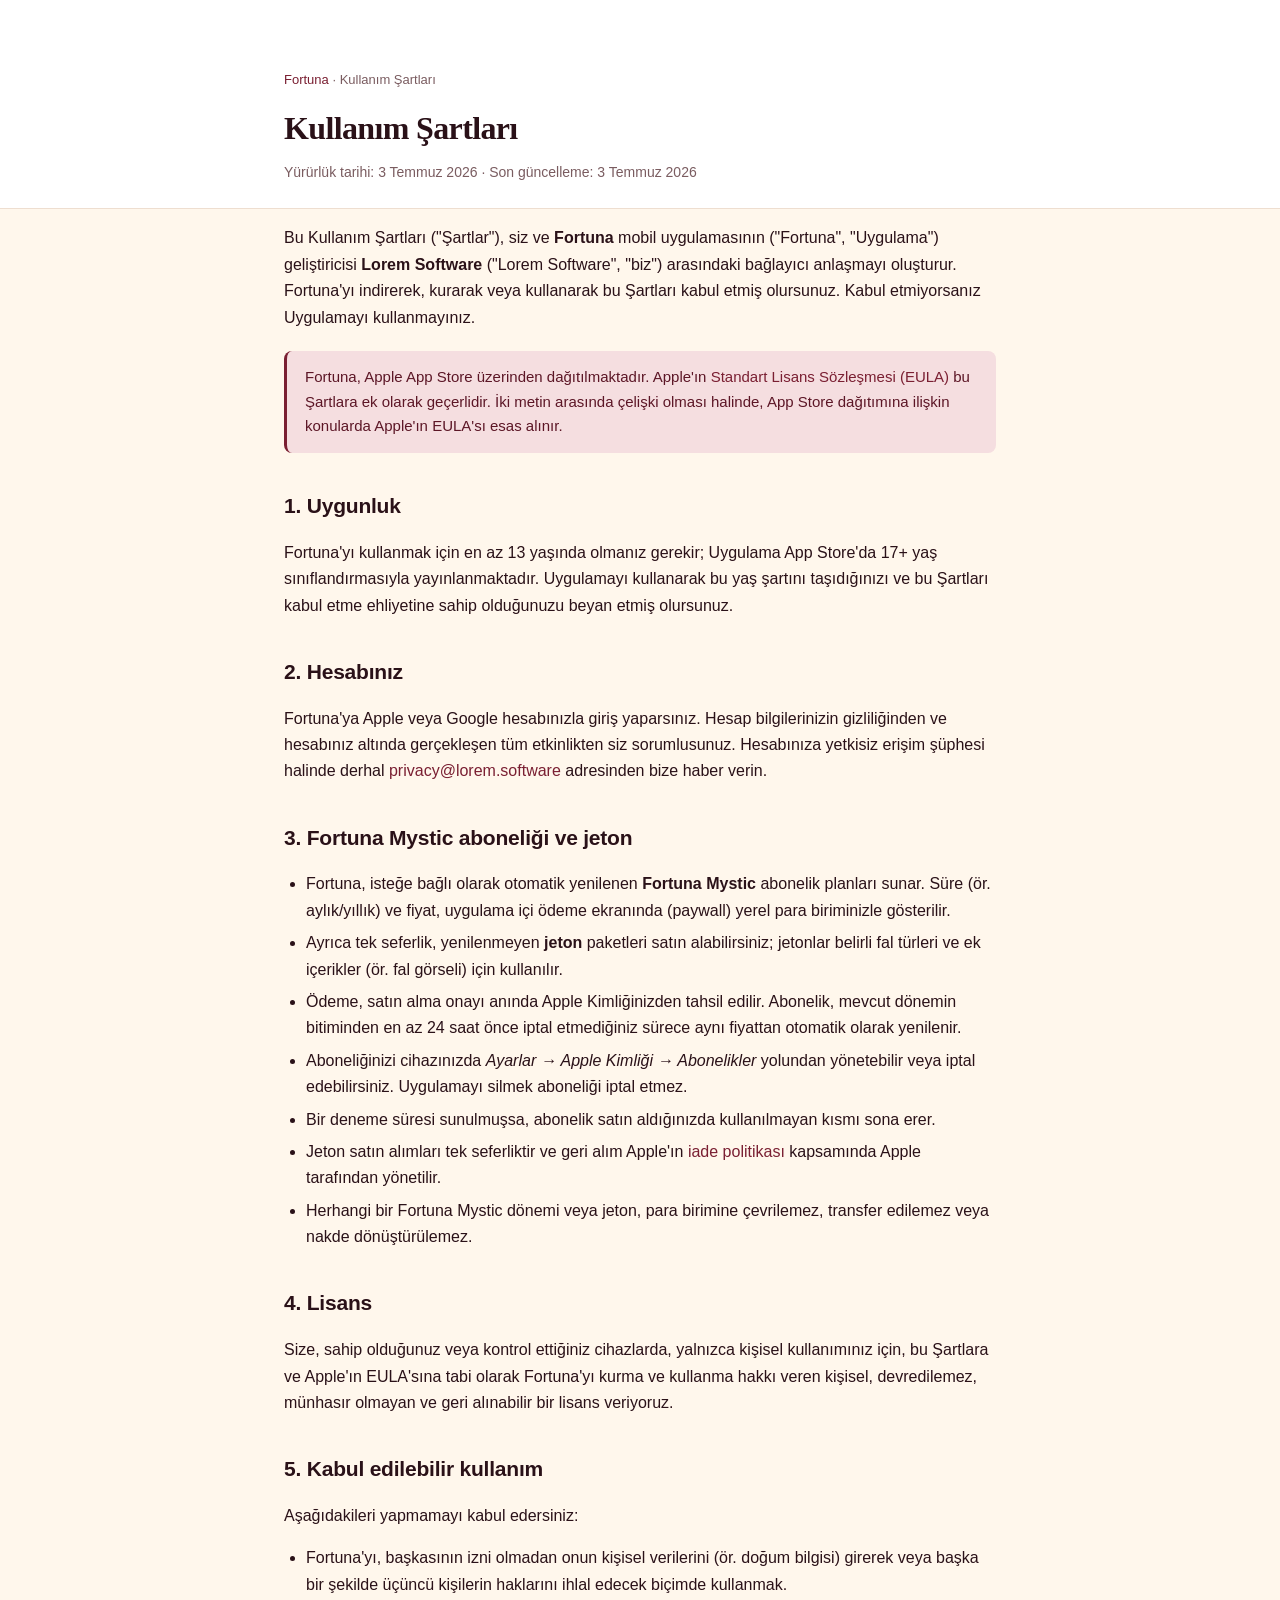
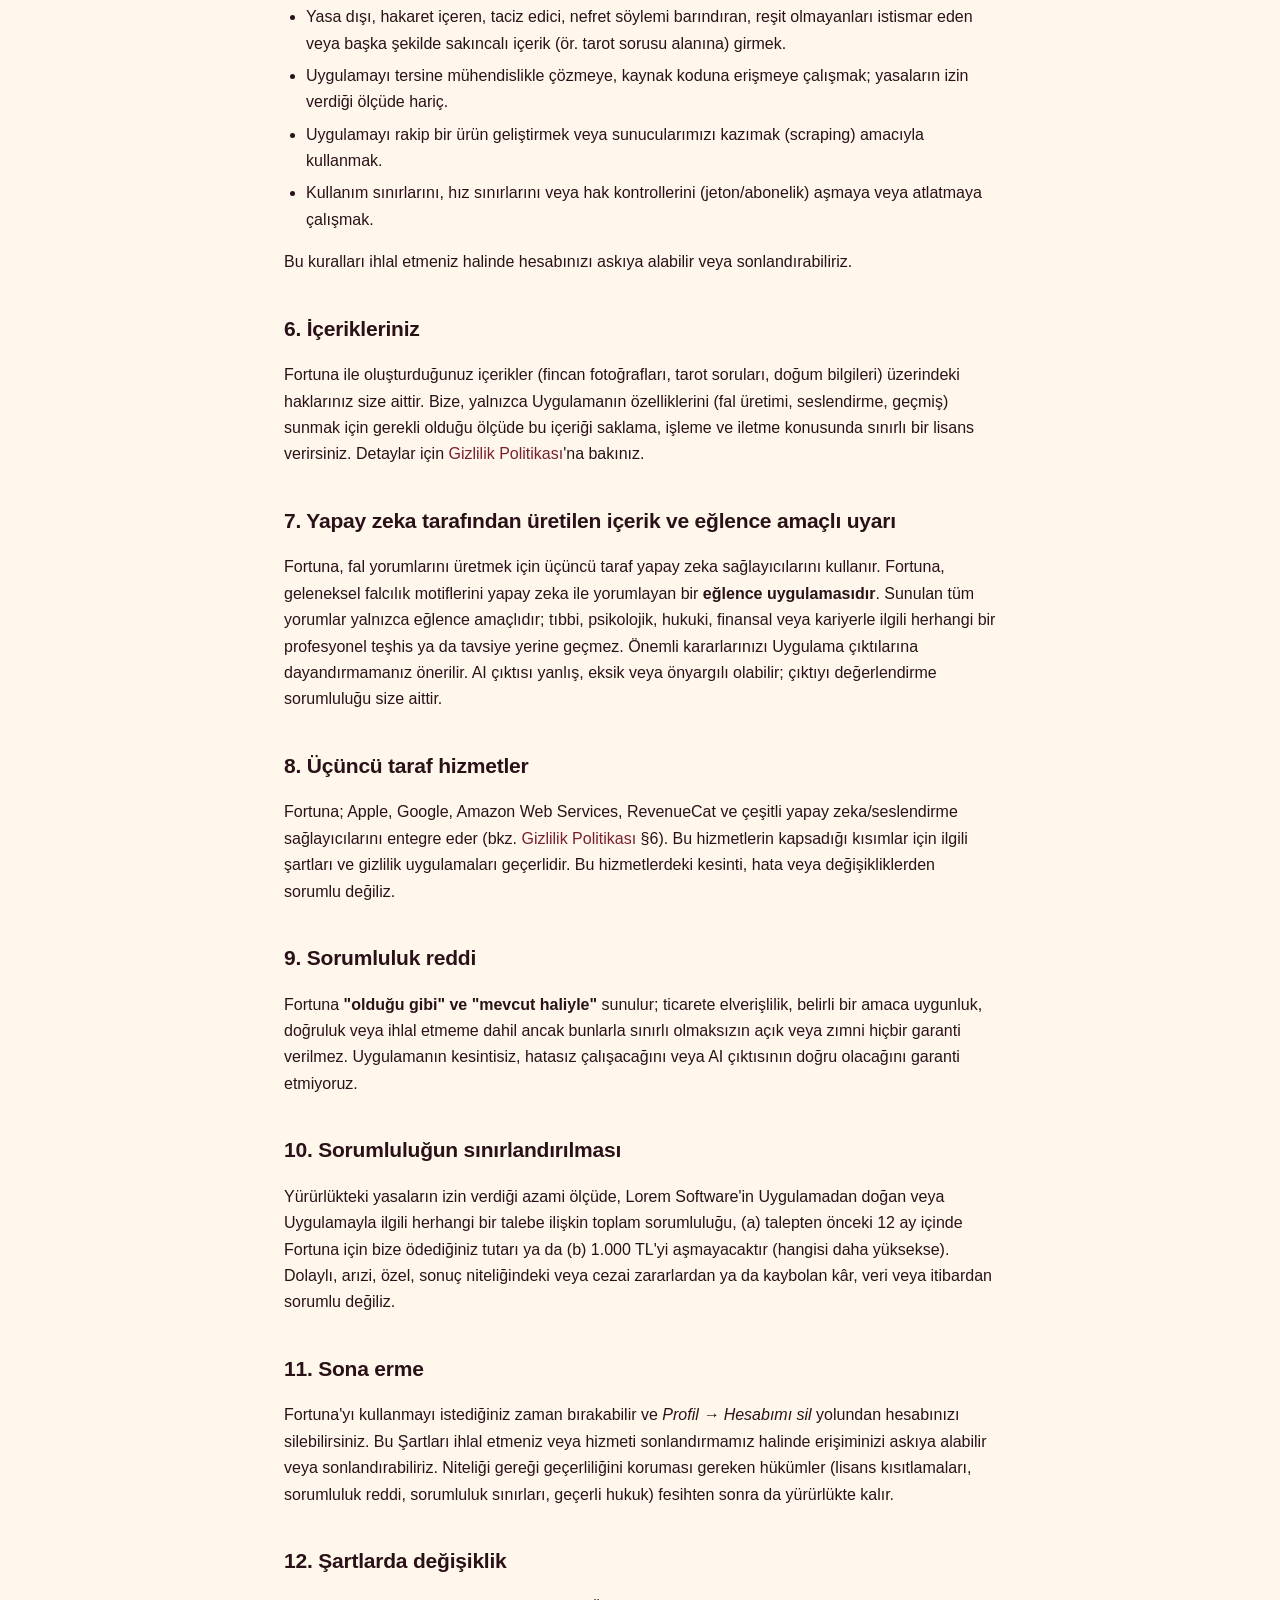
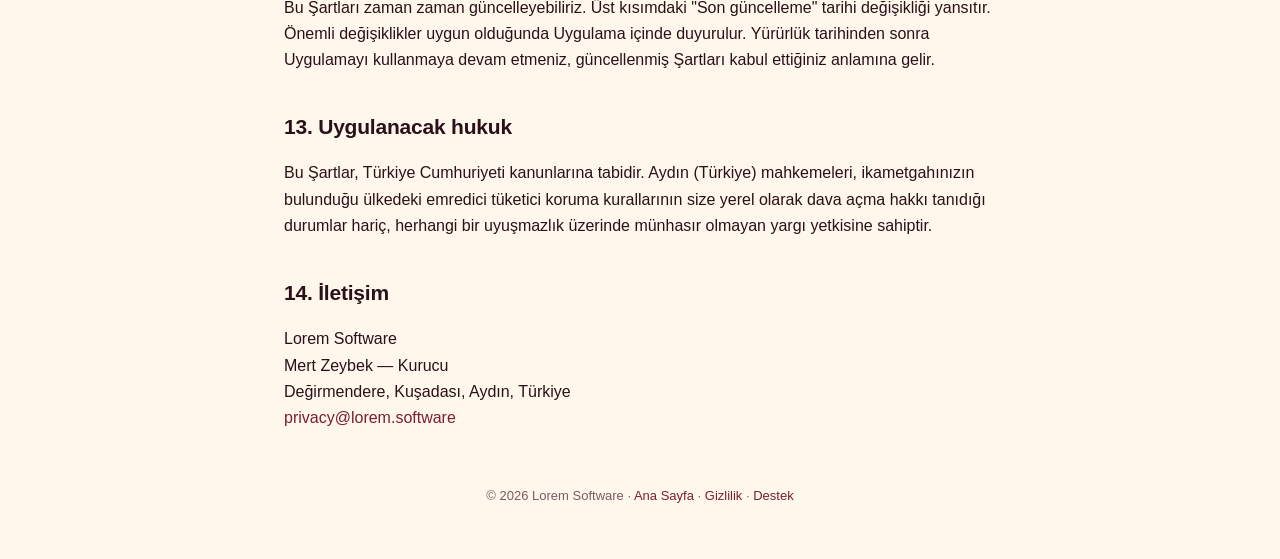
<file: terms.html>
<!DOCTYPE html>
<html lang="tr">
<head>
  <meta charset="UTF-8" />
  <meta name="viewport" content="width=device-width, initial-scale=1.0" />
  <title>Kullanım Şartları — Fortuna</title>
  <meta name="description" content="Fortuna uygulamasını kullanımınızı düzenleyen şartlar." />
  <link rel="stylesheet" href="style.css" />
</head>
<body>
  <div class="page-header">
    <div class="container">
      <p class="crumbs"><a href="index.html">Fortuna</a> · Kullanım Şartları</p>
      <h1>Kullanım Şartları</h1>
      <p class="updated">Yürürlük tarihi: 3 Temmuz 2026 · Son güncelleme: 3 Temmuz 2026</p>
    </div>
  </div>

  <main class="container">
    <p>
      Bu Kullanım Şartları ("Şartlar"), siz ve <strong>Fortuna</strong> mobil uygulamasının ("Fortuna",
      "Uygulama") geliştiricisi <strong>Lorem Software</strong> ("Lorem Software", "biz") arasındaki bağlayıcı
      anlaşmayı oluşturur. Fortuna'yı indirerek, kurarak veya kullanarak bu Şartları kabul etmiş olursunuz.
      Kabul etmiyorsanız Uygulamayı kullanmayınız.
    </p>

    <div class="callout">
      Fortuna, Apple App Store üzerinden dağıtılmaktadır. Apple'ın
      <a href="https://www.apple.com/legal/internet-services/itunes/dev/stdeula/">Standart Lisans Sözleşmesi
      (EULA)</a> bu Şartlara ek olarak geçerlidir. İki metin arasında çelişki olması halinde, App Store
      dağıtımına ilişkin konularda Apple'ın EULA'sı esas alınır.
    </div>

    <h2>1. Uygunluk</h2>
    <p>
      Fortuna'yı kullanmak için en az 13 yaşında olmanız gerekir; Uygulama App Store'da 17+ yaş
      sınıflandırmasıyla yayınlanmaktadır. Uygulamayı kullanarak bu yaş şartını taşıdığınızı ve bu Şartları
      kabul etme ehliyetine sahip olduğunuzu beyan etmiş olursunuz.
    </p>

    <h2>2. Hesabınız</h2>
    <p>
      Fortuna'ya Apple veya Google hesabınızla giriş yaparsınız. Hesap bilgilerinizin gizliliğinden ve
      hesabınız altında gerçekleşen tüm etkinlikten siz sorumlusunuz. Hesabınıza yetkisiz erişim şüphesi
      halinde derhal <a href="mailto:privacy@lorem.software">privacy@lorem.software</a> adresinden bize haber
      verin.
    </p>

    <h2>3. Fortuna Mystic aboneliği ve jeton</h2>
    <ul>
      <li>Fortuna, isteğe bağlı olarak otomatik yenilenen <strong>Fortuna Mystic</strong> abonelik planları sunar. Süre (ör. aylık/yıllık) ve fiyat, uygulama içi ödeme ekranında (paywall) yerel para biriminizle gösterilir.</li>
      <li>Ayrıca tek seferlik, yenilenmeyen <strong>jeton</strong> paketleri satın alabilirsiniz; jetonlar belirli fal türleri ve ek içerikler (ör. fal görseli) için kullanılır.</li>
      <li>Ödeme, satın alma onayı anında Apple Kimliğinizden tahsil edilir. Abonelik, mevcut dönemin bitiminden en az 24 saat önce iptal etmediğiniz sürece aynı fiyattan otomatik olarak yenilenir.</li>
      <li>Aboneliğinizi cihazınızda <em>Ayarlar → Apple Kimliği → Abonelikler</em> yolundan yönetebilir veya iptal edebilirsiniz. Uygulamayı silmek aboneliği iptal etmez.</li>
      <li>Bir deneme süresi sunulmuşsa, abonelik satın aldığınızda kullanılmayan kısmı sona erer.</li>
      <li>Jeton satın alımları tek seferliktir ve geri alım Apple'ın <a href="https://support.apple.com/HT204084">iade politikası</a> kapsamında Apple tarafından yönetilir.</li>
      <li>Herhangi bir Fortuna Mystic dönemi veya jeton, para birimine çevrilemez, transfer edilemez veya nakde dönüştürülemez.</li>
    </ul>

    <h2>4. Lisans</h2>
    <p>
      Size, sahip olduğunuz veya kontrol ettiğiniz cihazlarda, yalnızca kişisel kullanımınız için, bu
      Şartlara ve Apple'ın EULA'sına tabi olarak Fortuna'yı kurma ve kullanma hakkı veren kişisel,
      devredilemez, münhasır olmayan ve geri alınabilir bir lisans veriyoruz.
    </p>

    <h2>5. Kabul edilebilir kullanım</h2>
    <p>Aşağıdakileri yapmamayı kabul edersiniz:</p>
    <ul>
      <li>Fortuna'yı, başkasının izni olmadan onun kişisel verilerini (ör. doğum bilgisi) girerek veya başka bir şekilde üçüncü kişilerin haklarını ihlal edecek biçimde kullanmak.</li>
      <li>Yasa dışı, hakaret içeren, taciz edici, nefret söylemi barındıran, reşit olmayanları istismar eden veya başka şekilde sakıncalı içerik (ör. tarot sorusu alanına) girmek.</li>
      <li>Uygulamayı tersine mühendislikle çözmeye, kaynak koduna erişmeye çalışmak; yasaların izin verdiği ölçüde hariç.</li>
      <li>Uygulamayı rakip bir ürün geliştirmek veya sunucularımızı kazımak (scraping) amacıyla kullanmak.</li>
      <li>Kullanım sınırlarını, hız sınırlarını veya hak kontrollerini (jeton/abonelik) aşmaya veya atlatmaya çalışmak.</li>
    </ul>
    <p>Bu kuralları ihlal etmeniz halinde hesabınızı askıya alabilir veya sonlandırabiliriz.</p>

    <h2>6. İçerikleriniz</h2>
    <p>
      Fortuna ile oluşturduğunuz içerikler (fincan fotoğrafları, tarot soruları, doğum bilgileri) üzerindeki
      haklarınız size aittir. Bize, yalnızca Uygulamanın özelliklerini (fal üretimi, seslendirme, geçmiş)
      sunmak için gerekli olduğu ölçüde bu içeriği saklama, işleme ve iletme konusunda sınırlı bir lisans
      verirsiniz. Detaylar için <a href="privacy.html">Gizlilik Politikası</a>'na bakınız.
    </p>

    <h2>7. Yapay zeka tarafından üretilen içerik ve eğlence amaçlı uyarı</h2>
    <p>
      Fortuna, fal yorumlarını üretmek için üçüncü taraf yapay zeka sağlayıcılarını kullanır. Fortuna,
      geleneksel falcılık motiflerini yapay zeka ile yorumlayan bir <strong>eğlence uygulamasıdır</strong>.
      Sunulan tüm yorumlar yalnızca eğlence amaçlıdır; tıbbi, psikolojik, hukuki, finansal veya kariyerle
      ilgili herhangi bir profesyonel teşhis ya da tavsiye yerine geçmez. Önemli kararlarınızı Uygulama
      çıktılarına dayandırmamanız önerilir. AI çıktısı yanlış, eksik veya önyargılı olabilir; çıktıyı
      değerlendirme sorumluluğu size aittir.
    </p>

    <h2>8. Üçüncü taraf hizmetler</h2>
    <p>
      Fortuna; Apple, Google, Amazon Web Services, RevenueCat ve çeşitli yapay zeka/seslendirme
      sağlayıcılarını entegre eder (bkz. <a href="privacy.html">Gizlilik Politikası</a> §6). Bu hizmetlerin
      kapsadığı kısımlar için ilgili şartları ve gizlilik uygulamaları geçerlidir. Bu hizmetlerdeki kesinti,
      hata veya değişikliklerden sorumlu değiliz.
    </p>

    <h2>9. Sorumluluk reddi</h2>
    <p>
      Fortuna <strong>"olduğu gibi" ve "mevcut haliyle"</strong> sunulur; ticarete elverişlilik, belirli bir
      amaca uygunluk, doğruluk veya ihlal etmeme dahil ancak bunlarla sınırlı olmaksızın açık veya zımni
      hiçbir garanti verilmez. Uygulamanın kesintisiz, hatasız çalışacağını veya AI çıktısının doğru
      olacağını garanti etmiyoruz.
    </p>

    <h2>10. Sorumluluğun sınırlandırılması</h2>
    <p>
      Yürürlükteki yasaların izin verdiği azami ölçüde, Lorem Software'in Uygulamadan doğan veya Uygulamayla
      ilgili herhangi bir talebe ilişkin toplam sorumluluğu, (a) talepten önceki 12 ay içinde Fortuna için bize
      ödediğiniz tutarı ya da (b) 1.000 TL'yi aşmayacaktır (hangisi daha yüksekse). Dolaylı, arızi, özel,
      sonuç niteliğindeki veya cezai zararlardan ya da kaybolan kâr, veri veya itibardan sorumlu değiliz.
    </p>

    <h2>11. Sona erme</h2>
    <p>
      Fortuna'yı kullanmayı istediğiniz zaman bırakabilir ve <em>Profil → Hesabımı sil</em> yolundan
      hesabınızı silebilirsiniz. Bu Şartları ihlal etmeniz veya hizmeti sonlandırmamız halinde erişiminizi
      askıya alabilir veya sonlandırabiliriz. Niteliği gereği geçerliliğini koruması gereken hükümler (lisans
      kısıtlamaları, sorumluluk reddi, sorumluluk sınırları, geçerli hukuk) fesihten sonra da yürürlükte kalır.
    </p>

    <h2>12. Şartlarda değişiklik</h2>
    <p>
      Bu Şartları zaman zaman güncelleyebiliriz. Üst kısımdaki "Son güncelleme" tarihi değişikliği yansıtır.
      Önemli değişiklikler uygun olduğunda Uygulama içinde duyurulur. Yürürlük tarihinden sonra Uygulamayı
      kullanmaya devam etmeniz, güncellenmiş Şartları kabul ettiğiniz anlamına gelir.
    </p>

    <h2>13. Uygulanacak hukuk</h2>
    <p>
      Bu Şartlar, Türkiye Cumhuriyeti kanunlarına tabidir. Aydın (Türkiye) mahkemeleri, ikametgahınızın
      bulunduğu ülkedeki emredici tüketici koruma kurallarının size yerel olarak dava açma hakkı tanıdığı
      durumlar hariç, herhangi bir uyuşmazlık üzerinde münhasır olmayan yargı yetkisine sahiptir.
    </p>

    <h2>14. İletişim</h2>
    <p>
      Lorem Software<br/>
      Mert Zeybek — Kurucu<br/>
      Değirmendere, Kuşadası, Aydın, Türkiye<br/>
      <a href="mailto:privacy@lorem.software">privacy@lorem.software</a>
    </p>
  </main>

  <footer>
    <div class="container">
      <p>© <span id="year"></span> Lorem Software · <a href="index.html">Ana Sayfa</a> · <a href="privacy.html">Gizlilik</a> · <a href="support.html">Destek</a></p>
    </div>
  </footer>
  <script>document.getElementById('year').textContent = new Date().getFullYear();</script>
</body>
</html>
</file>
<file: style.css>
:root {
  --bg: #fff7ec;
  --card: #ffffff;
  --text: #2a1118;
  --muted: #7a5c60;
  --primary: #7a1f32;
  --primary-soft: #f5dee0;
  --border: #eeded0;
  --accent: #b8791f;
  --danger: #a8324a;
  --max: 760px;
}

* { box-sizing: border-box; }

html, body {
  margin: 0;
  padding: 0;
  background: var(--bg);
  color: var(--text);
  font-family: -apple-system, BlinkMacSystemFont, "Segoe UI", "Inter", Roboto, "Helvetica Neue", Arial, sans-serif;
  font-size: 16px;
  line-height: 1.65;
  -webkit-font-smoothing: antialiased;
}

.container {
  max-width: var(--max);
  margin: 0 auto;
  padding: 0 24px;
}

a {
  color: var(--primary);
  text-decoration: none;
  border-bottom: 1px solid transparent;
  transition: border-color .15s ease;
}
a:hover { border-bottom-color: var(--primary); }

.hero {
  padding: 72px 0 32px;
  background: linear-gradient(180deg, #fdeedb 0%, var(--bg) 100%);
  border-bottom: 1px solid var(--border);
}
.brand {
  display: flex;
  align-items: center;
  gap: 12px;
  margin-bottom: 28px;
}
.brand-mark {
  width: 36px;
  height: 36px;
  border-radius: 10px;
  background: linear-gradient(135deg, #7a1f32 0%, #b83a4a 100%);
  box-shadow: 0 6px 16px rgba(122, 31, 50, 0.35);
}
.brand-name {
  font-weight: 800;
  font-size: 22px;
  letter-spacing: -0.02em;
  font-family: Georgia, "Times New Roman", serif;
}
.hero h1 {
  font-size: 40px;
  line-height: 1.15;
  font-weight: 800;
  letter-spacing: -0.02em;
  margin: 0 0 16px;
  font-family: Georgia, "Times New Roman", serif;
}
.hero .lede {
  font-size: 18px;
  color: var(--muted);
  margin: 0;
  max-width: 560px;
}

.page-header {
  padding: 56px 0 24px;
  border-bottom: 1px solid var(--border);
  background: var(--card);
}
.page-header .crumbs {
  font-size: 13px;
  color: var(--muted);
  margin-bottom: 12px;
}
.page-header h1 {
  font-size: 32px;
  font-weight: 800;
  margin: 0 0 6px;
  letter-spacing: -0.02em;
  font-family: Georgia, "Times New Roman", serif;
}
.page-header .updated {
  color: var(--muted);
  font-size: 14px;
  margin: 0;
}

main {
  padding: 32px 0 64px;
}

main h2 {
  font-size: 21px;
  font-weight: 700;
  margin: 36px 0 12px;
  letter-spacing: -0.01em;
}
main h3 {
  font-size: 17px;
  font-weight: 700;
  margin: 24px 0 8px;
}
main p, main li { color: var(--text); }
main ul, main ol { padding-left: 22px; }
main li { margin-bottom: 6px; }

.callout {
  background: var(--primary-soft);
  border-left: 3px solid var(--primary);
  border-radius: 8px;
  padding: 14px 18px;
  margin: 20px 0;
  color: #5c1626;
  font-size: 15px;
}
.callout-warn {
  background: #fbe9e4;
  border-left-color: var(--danger);
  color: #6f1f2c;
}

.links {
  margin-top: 16px;
}
.link-grid {
  list-style: none;
  padding: 0;
  margin: 16px 0;
  display: grid;
  grid-template-columns: 1fr 1fr;
  gap: 12px;
}
.link-grid a {
  display: block;
  padding: 16px 18px;
  border: 1px solid var(--border);
  border-radius: 12px;
  background: var(--card);
  font-weight: 600;
  border-bottom: 1px solid var(--border);
  color: var(--text);
}
.link-grid a:hover {
  border-color: var(--primary);
}

.contact {
  margin-top: 16px;
  padding: 20px;
  background: var(--card);
  border-radius: 12px;
  border: 1px solid var(--border);
}

footer {
  padding: 24px 0 40px;
  color: var(--muted);
  font-size: 13px;
  text-align: center;
}

table {
  width: 100%;
  border-collapse: collapse;
  margin: 16px 0;
  font-size: 15px;
}
table th, table td {
  border: 1px solid var(--border);
  padding: 10px 12px;
  text-align: left;
  vertical-align: top;
}
table th {
  background: #f6ead9;
  font-weight: 700;
}

@media (max-width: 540px) {
  .hero { padding: 56px 0 24px; }
  .hero h1 { font-size: 32px; }
  .page-header h1 { font-size: 26px; }
  .link-grid { grid-template-columns: 1fr; }
}
</file>
